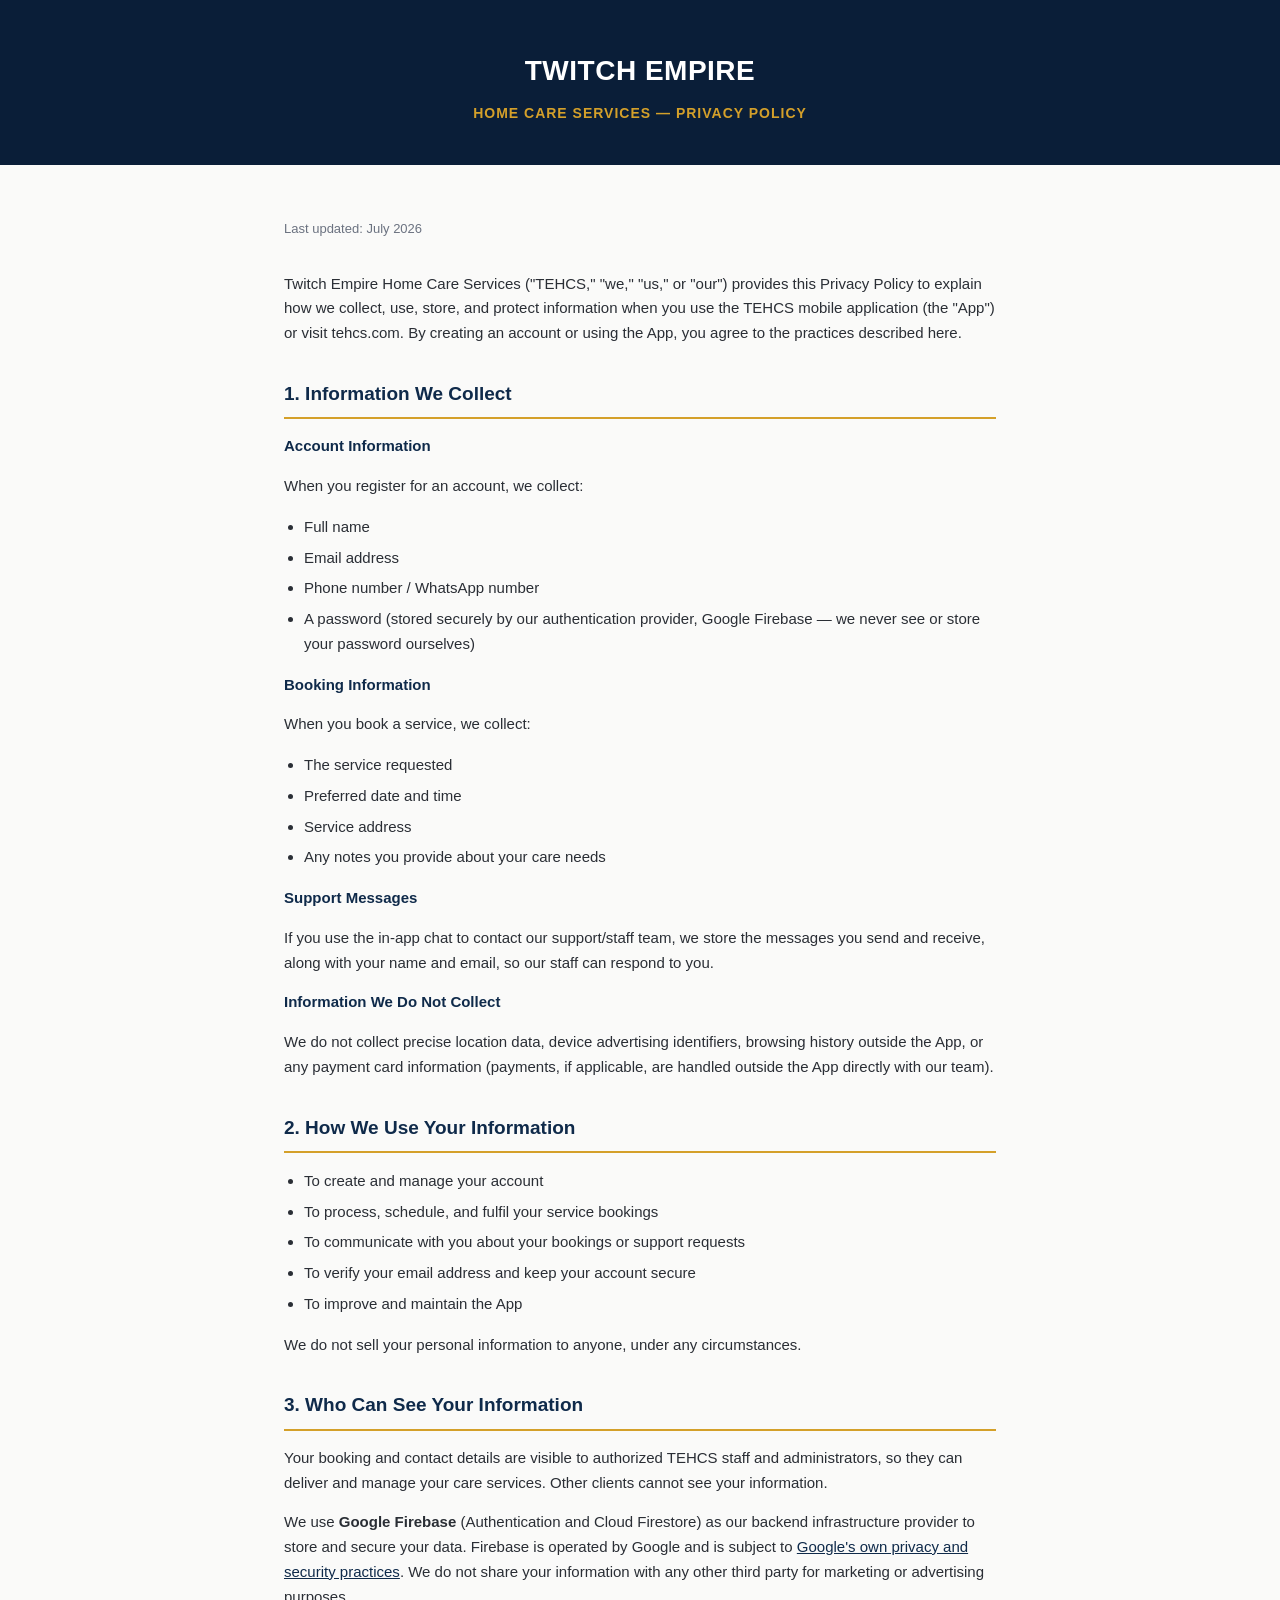
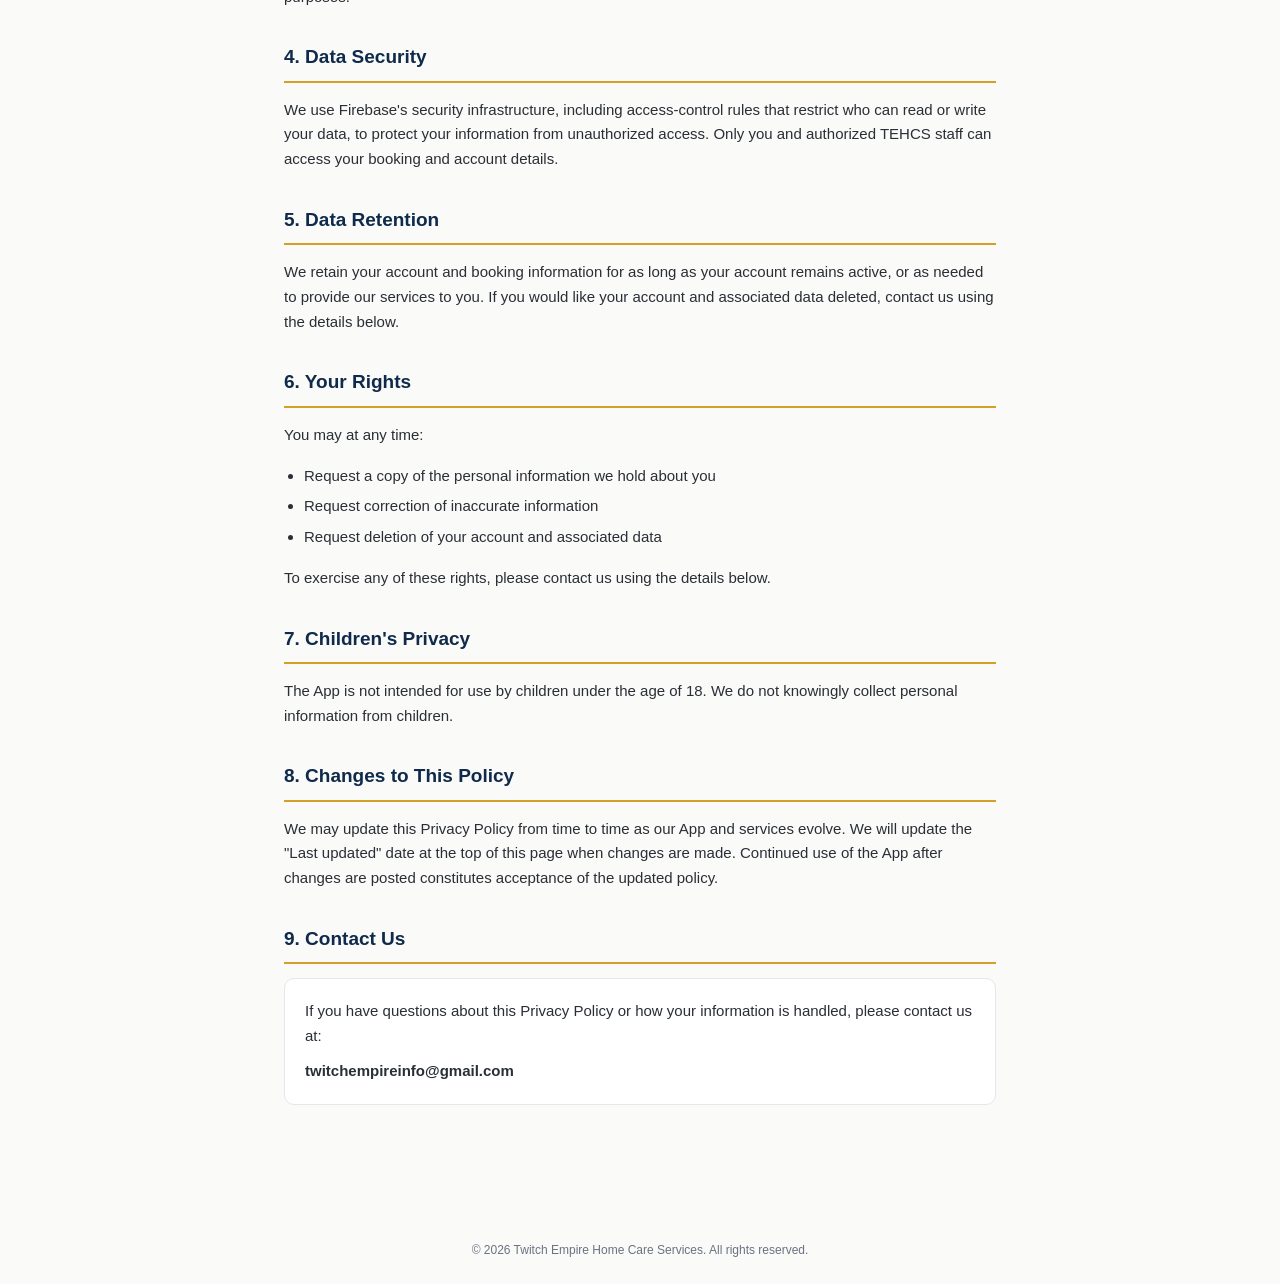
<file: tehcs_privacy_policy.html>
<!DOCTYPE html>
<html lang="en">
<head>
<meta charset="UTF-8">
<meta name="viewport" content="width=device-width, initial-scale=1.0">
<title>Privacy Policy — TEHCS (Twitch Empire Home Care Services)</title>
  <link rel="icon" href="/favicon.ico" sizes="any">
  <link rel="icon" type="image/png" sizes="32x32" href="/favicon-32x32.png">
  <link rel="icon" type="image/png" sizes="16x16" href="/favicon-16x16.png">
  <link rel="apple-touch-icon" sizes="180x180" href="/apple-touch-icon.png">
  <link rel="manifest" href="/site.webmanifest">
  <meta name="theme-color" content="#101D3F">
  <meta name="apple-mobile-web-app-title" content="TEHCS">
<style>
  :root {
    --navy: #0F2A4A;
    --navy-dark: #0A1E38;
    --gold: #D4A02A;
    --text: #2A2E35;
    --mute: #6B7280;
    --border: #E5E7EB;
  }
  * { box-sizing: border-box; }
  body {
    margin: 0;
    font-family: -apple-system, "Segoe UI", Roboto, Helvetica, Arial, sans-serif;
    color: var(--text);
    background: #FAFAF9;
    line-height: 1.65;
  }
  header {
    background: var(--navy-dark);
    color: #fff;
    padding: 48px 24px 40px;
    text-align: center;
  }
  header h1 {
    margin: 0 0 8px;
    font-size: 28px;
    font-weight: 900;
    letter-spacing: 0.5px;
  }
  header p {
    margin: 0;
    color: var(--gold);
    font-size: 14px;
    font-weight: 600;
    letter-spacing: 1px;
  }
  main {
    max-width: 760px;
    margin: 0 auto;
    padding: 40px 24px 80px;
  }
  .updated {
    color: var(--mute);
    font-size: 13px;
    margin-bottom: 32px;
  }
  section {
    margin-bottom: 32px;
  }
  h2 {
    font-size: 19px;
    color: var(--navy);
    border-bottom: 2px solid var(--gold);
    padding-bottom: 8px;
    margin-bottom: 14px;
  }
  h3 {
    font-size: 15px;
    color: var(--navy);
    margin-bottom: 6px;
  }
  p, li {
    font-size: 15px;
    color: var(--text);
  }
  ul {
    padding-left: 20px;
  }
  li {
    margin-bottom: 6px;
  }
  .contact-box {
    background: #fff;
    border: 1px solid var(--border);
    border-radius: 10px;
    padding: 20px;
    margin-top: 12px;
  }
  a { color: var(--navy); }
  footer {
    text-align: center;
    color: var(--mute);
    font-size: 12px;
    padding: 24px;
  }
</style>
</head>
<body>

<header>
  <h1>TWITCH EMPIRE</h1>
  <p>HOME CARE SERVICES — PRIVACY POLICY</p>
</header>

<main>
  <p class="updated">Last updated: July 2026</p>

  <section>
    <p>
      Twitch Empire Home Care Services ("TEHCS," "we," "us," or "our") provides this Privacy Policy to explain
      how we collect, use, store, and protect information when you use the TEHCS mobile application (the "App")
      or visit tehcs.com. By creating an account or using the App, you agree to the practices described here.
    </p>
  </section>

  <section>
    <h2>1. Information We Collect</h2>

    <h3>Account Information</h3>
    <p>When you register for an account, we collect:</p>
    <ul>
      <li>Full name</li>
      <li>Email address</li>
      <li>Phone number / WhatsApp number</li>
      <li>A password (stored securely by our authentication provider, Google Firebase — we never see or store your password ourselves)</li>
    </ul>

    <h3>Booking Information</h3>
    <p>When you book a service, we collect:</p>
    <ul>
      <li>The service requested</li>
      <li>Preferred date and time</li>
      <li>Service address</li>
      <li>Any notes you provide about your care needs</li>
    </ul>

    <h3>Support Messages</h3>
    <p>
      If you use the in-app chat to contact our support/staff team, we store the messages you send and receive,
      along with your name and email, so our staff can respond to you.
    </p>

    <h3>Information We Do Not Collect</h3>
    <p>
      We do not collect precise location data, device advertising identifiers, browsing history outside the App,
      or any payment card information (payments, if applicable, are handled outside the App directly with our team).
    </p>
  </section>

  <section>
    <h2>2. How We Use Your Information</h2>
    <ul>
      <li>To create and manage your account</li>
      <li>To process, schedule, and fulfil your service bookings</li>
      <li>To communicate with you about your bookings or support requests</li>
      <li>To verify your email address and keep your account secure</li>
      <li>To improve and maintain the App</li>
    </ul>
    <p>We do not sell your personal information to anyone, under any circumstances.</p>
  </section>

  <section>
    <h2>3. Who Can See Your Information</h2>
    <p>
      Your booking and contact details are visible to authorized TEHCS staff and administrators, so they can
      deliver and manage your care services. Other clients cannot see your information.
    </p>
    <p>
      We use <strong>Google Firebase</strong> (Authentication and Cloud Firestore) as our backend infrastructure
      provider to store and secure your data. Firebase is operated by Google and is subject to
      <a href="https://firebase.google.com/support/privacy" target="_blank" rel="noopener">Google's own privacy and security practices</a>.
      We do not share your information with any other third party for marketing or advertising purposes.
    </p>
  </section>

  <section>
    <h2>4. Data Security</h2>
    <p>
      We use Firebase's security infrastructure, including access-control rules that restrict who can read or
      write your data, to protect your information from unauthorized access. Only you and authorized TEHCS staff
      can access your booking and account details.
    </p>
  </section>

  <section>
    <h2>5. Data Retention</h2>
    <p>
      We retain your account and booking information for as long as your account remains active, or as needed
      to provide our services to you. If you would like your account and associated data deleted, contact us
      using the details below.
    </p>
  </section>

  <section>
    <h2>6. Your Rights</h2>
    <p>You may at any time:</p>
    <ul>
      <li>Request a copy of the personal information we hold about you</li>
      <li>Request correction of inaccurate information</li>
      <li>Request deletion of your account and associated data</li>
    </ul>
    <p>To exercise any of these rights, please contact us using the details below.</p>
  </section>

  <section>
    <h2>7. Children's Privacy</h2>
    <p>
      The App is not intended for use by children under the age of 18. We do not knowingly collect personal
      information from children.
    </p>
  </section>

  <section>
    <h2>8. Changes to This Policy</h2>
    <p>
      We may update this Privacy Policy from time to time as our App and services evolve. We will update the
      "Last updated" date at the top of this page when changes are made. Continued use of the App after changes
      are posted constitutes acceptance of the updated policy.
    </p>
  </section>

  <section>
    <h2>9. Contact Us</h2>
    <div class="contact-box">
      <p style="margin:0;">
        If you have questions about this Privacy Policy or how your information is handled, please contact us at:
      </p>
      <p style="margin:10px 0 0; font-weight:700;">twitchempireinfo@gmail.com</p>
    </div>
  </section>
</main>

<footer>
  &copy; 2026 Twitch Empire Home Care Services. All rights reserved.
</footer>

</body>
</html>
</file>
